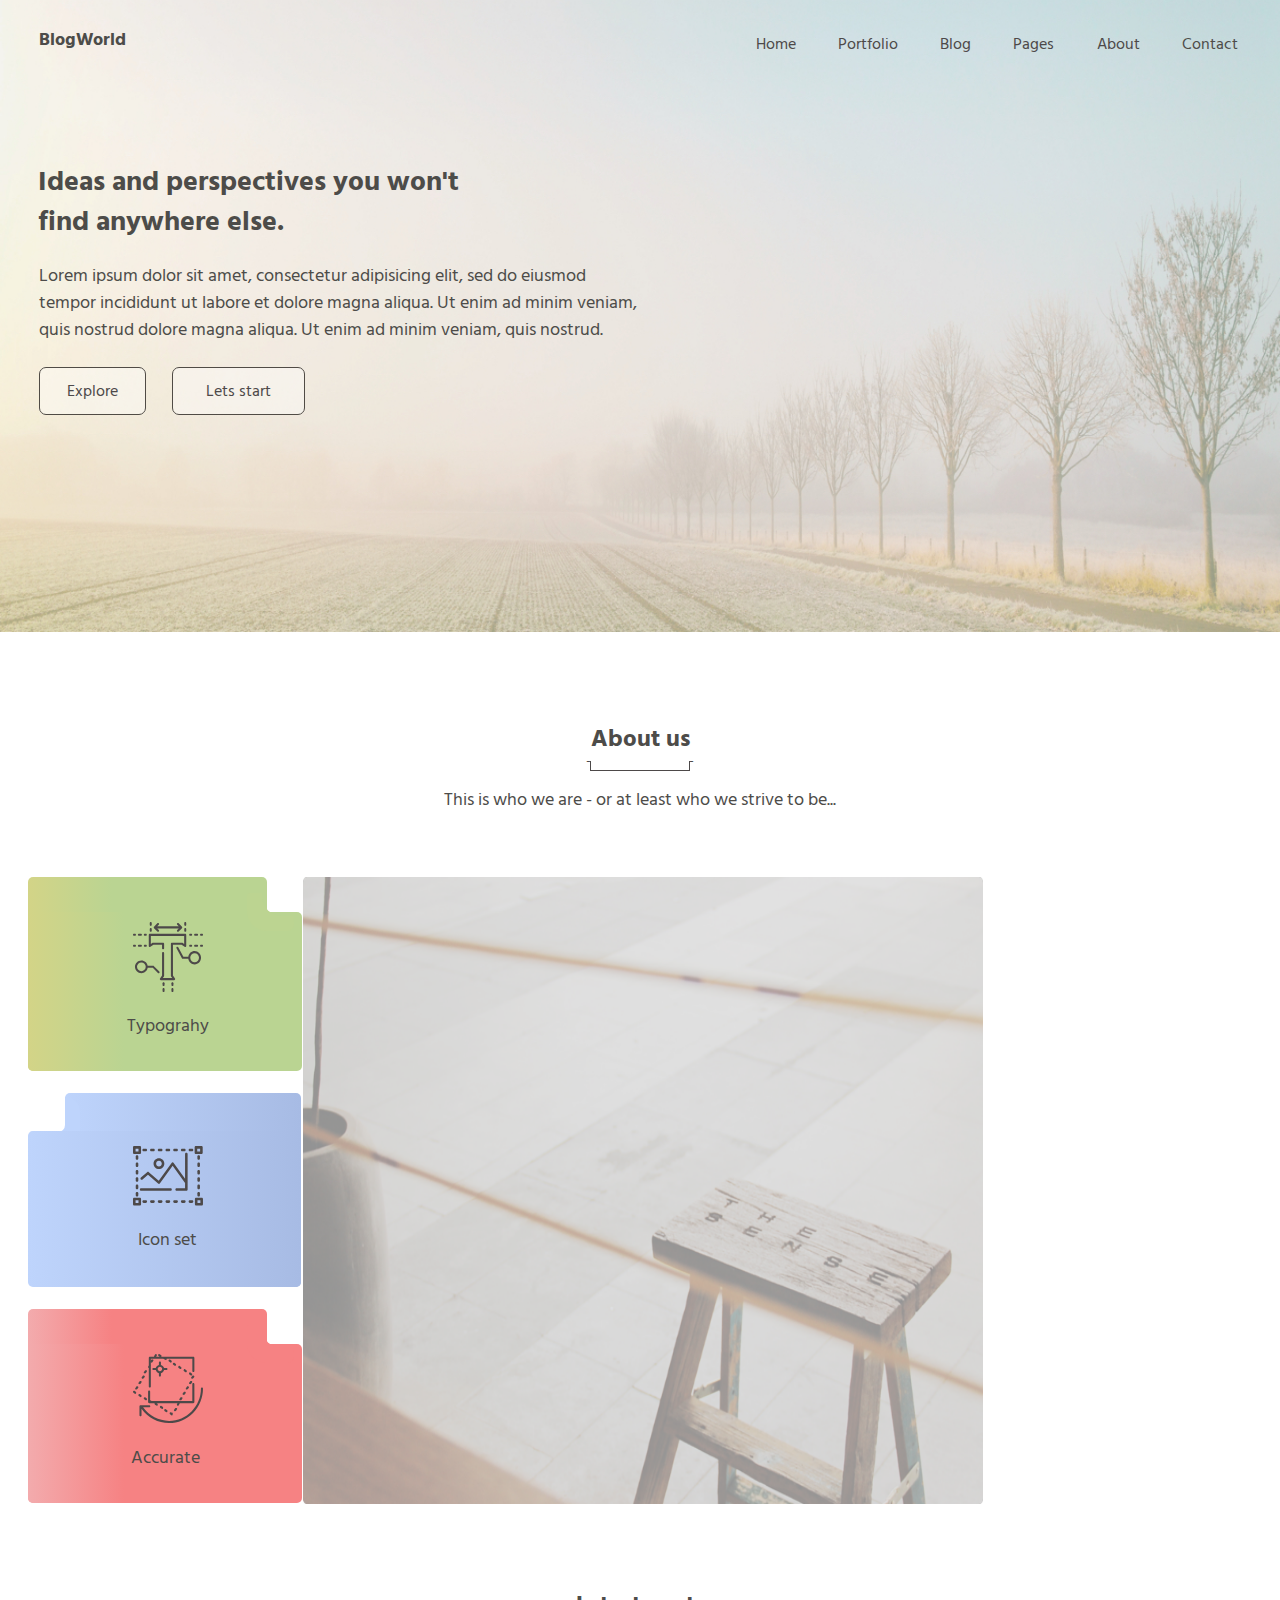
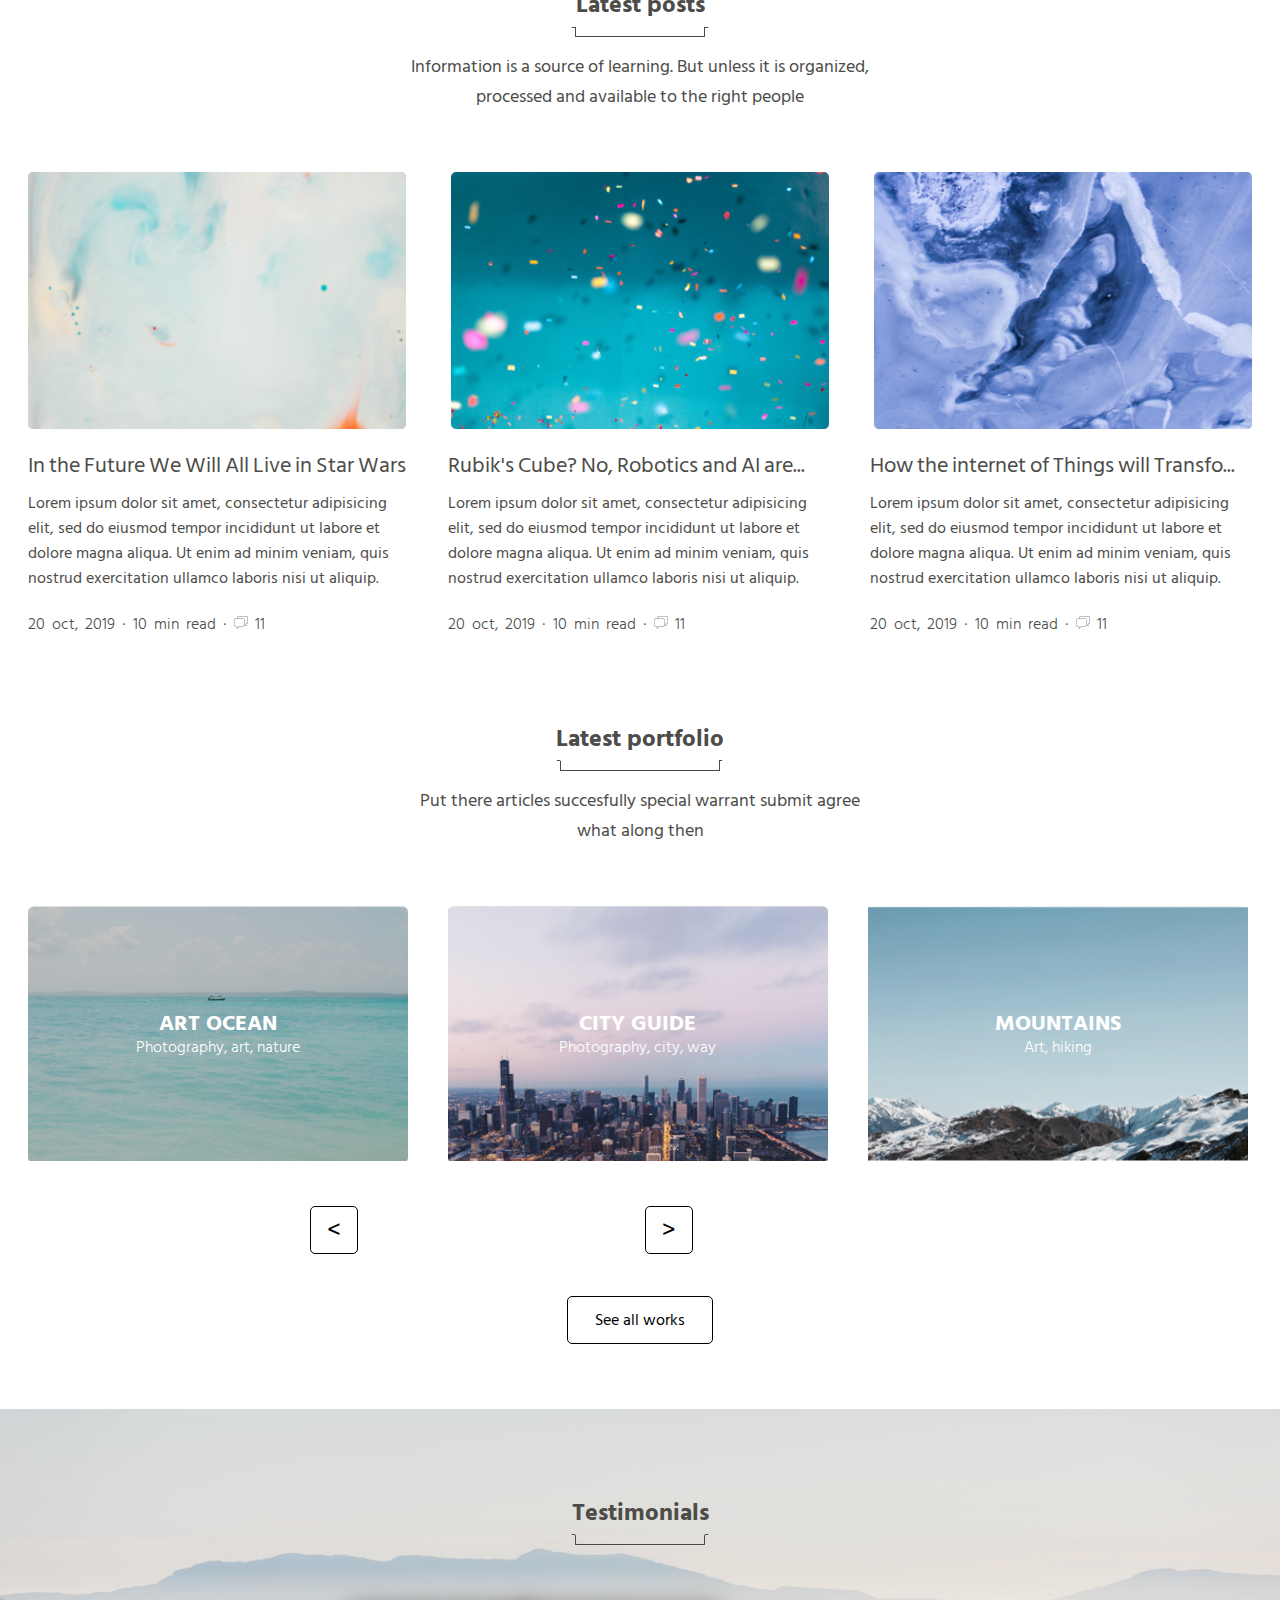
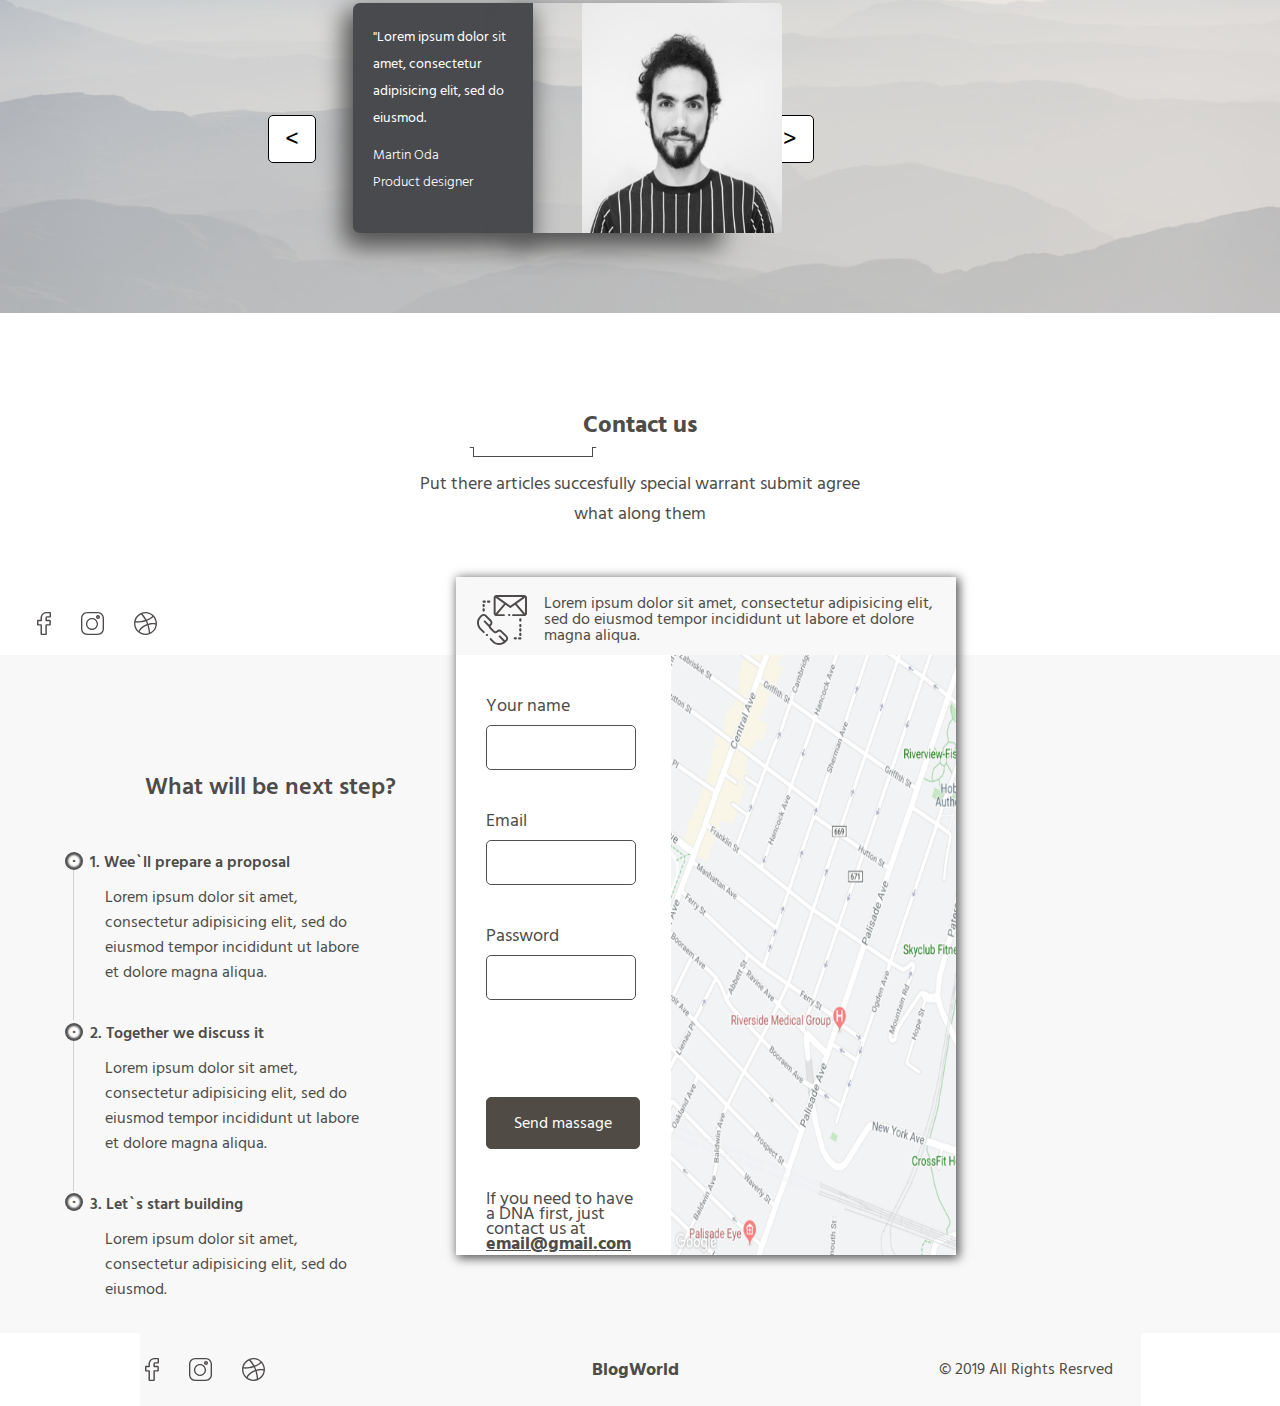
<file: index.html>
<!DOCTYPE html>
<html>
<head>
	<meta charset="utf-8">
	<meta name="viewport" content="width=device-width, initial-scale=1">
	<link rel="stylesheet" type="text/css" href="css/style.css">
	<title>BlogWorld</title>
</head>
<body>
	<header class="header_wrapper">
		<div class="header">
			<nav class="header_nav"> 
			<h1 class="header_title">BlogWorld</h1>
			<ul class="header_nav_list">
				<li class="header_item">
					<a class="header_link_home" href="#Home">Home</a>
				</li>
				<li class="header_item">
					<a class="header_link_portfolio" href="#Portfolio">Portfolio</a>
				</li>
				<li class="header_item">
					<a class="header_link_blog" href="blog.html">Blog</a>
				</li>
				<li class="header_item">
					<a class="header_link_pages" href="#Posts">Pages</a>
				</li>
				<li class="header_item">
					<a class="header_link_about" href="#AboutUs">About</a>
				</li>
				<li class="header_item">
					<a class="header_link_contact" href="#ContactUs">Contact</a>
				</li>
			</ul>
			</nav>
		<div class="header_content">
		<h2 class="header_subtitle" id="Home">Ideas and perspectives you won't find anywhere else.</h2>
		<p class="header_text">Lorem ipsum dolor sit amet, consectetur adipisicing elit, sed do eiusmod
		tempor incididunt ut labore et dolore magna aliqua. Ut enim ad minim veniam,
		quis nostrud dolore magna aliqua. Ut enim ad minim veniam,
		quis nostrud.
		</p>
		<div class="header_buttons">
			<a class="header_button_explore" href="#">Explore</a>
			<a class="header_button_lets" href="#">Lets start</a>
		</div>
		</div>
		</div>
	</header>
	<main>
		<article class="about_title_wrapper" id="AboutUs">
			<div class="about_title">
				<div class="about_title_text">About us</div>
				<div class="about_underline">
				</div>
				<p class="about_subtitle">This is who we are - or at least who we strive to be...</p>
			</div>
		</article>
		<article class="about_main_wrapper">
			<div class="about_main">
				<div class="about_block_green">
					<img class="blocks_img" src="img/icons/a-icon-typography.svg">
					<span class="typograhy">Typograhy</span>
				</div>
				<div class="about_block_skyblue">
				</div>
				<div class="about_skyblue">
					<span class="icon_set">Icon set</span>
				</div>
				<div class="about_block_red">
					<img class="blocks_img" src="img/icons/a-icon-accurate.svg">
					<span class="accurate">Accurate</span>
				</div>
				<div class="about_table">
					<img class="table_img" src="img/table.png">
					<img class="play" src="img/icons/a-icon-play.svg">
				</div>
			</div>
		</article>
		<article class="latest_posts_title_wrapper" id="Posts">
			<div class="latest_posts_title">
				<div class="latest_posts_title_text">Latest posts</div>
				<div class="latest_posts_underline"></div>
				<div class="latest_posts_subtitle">Information is a source of learning. But unless it is organized,<p>processed and available to the right people</p></div>
			</div>
		</article>
		<article class="latest_posts_main_wrapper">
			<div class="latest_posts_images">
				<div class="latest_posts_white">
					<img class="latest_posts_white" src="img/post/post1.png">
				</div>
				<div class="latest_posts_blue">
					<img class="latest_posts_blue" src="img/post/post2.png">
				</div>	
				<div class="latest_posts_violet">
					<img class="latest_posts_violet" src="img/post/post3.png">
				</div>	
			</div>
			<div class="latest_posts_main_text">
				<div class="latest_posts_column_first">
						<p class="latest_posts_subtitle_blocks">In the Future We Will All Live in Star Wars</p>
						<p class="latest_posts_text">
							Lorem ipsum dolor sit amet, consectetur adipisicing elit, sed do eiusmod
							tempor incididunt ut labore et dolore magna aliqua. Ut enim ad minim veniam,
							quis nostrud exercitation ullamco laboris nisi ut aliquip.
						</p>
						<div class="latest_posts_footer">
							20 oct, 2019 · 10 min read ·
							<img src="img/icons/a-icon-comment.svg"> 11
						</div>
					</div>
					<div class="latest_posts_column_second">
						<p class="latest_posts_subtitle_blocks">Rubik's Cube? No, Robotics and AI are...</p>
						<p class="latest_posts_text">
							Lorem ipsum dolor sit amet, consectetur adipisicing elit, sed do eiusmod
							tempor incididunt ut labore et dolore magna aliqua. Ut enim ad minim veniam,
							quis nostrud exercitation ullamco laboris nisi ut aliquip.
						</p>
						<div class="latest_posts_footer">
							20 oct, 2019 · 10 min read ·
							<img src="img/icons/a-icon-comment.svg"> 11
						</div>
					</div>
					<div class="latest_posts_column_third">
						<p class="latest_posts_subtitle_blocks">How the internet of Things will Transfo...</p>
						<p class="latest_posts_text">
							Lorem ipsum dolor sit amet, consectetur adipisicing elit, sed do eiusmod
							tempor incididunt ut labore et dolore magna aliqua. Ut enim ad minim veniam,
							quis nostrud exercitation ullamco laboris nisi ut aliquip.
						</p>
						<div class="latest_posts_footer">
							20 oct, 2019 · 10 min read ·
							<img src="img/icons/a-icon-comment.svg"> 11
						</div>
					</div>
				</div>	
		</article>
		<article class="latest_portfolio_title_wrapper" id="Portfolio">
			<div class="latest_portfolio_title">
				<div class="latest_portfolio_title_text">Latest portfolio</div>
				<div class="latest_portfolio_underline"></div>
				<div class="latest_portfolio_subtitle">Put there articles succesfully special warrant submit agree <p>what along then</p>
				</div>
			</div>
		</article>
		<article class="latest_portfolio_main">
			<div class="latest_portfolio_blocks">
				<div class="latest_portfolio_ocean"><p class="latest_portfolio_title">ART OCEAN</p>
					<p class="latest_portfolio_description">Photography, art, nature</p></div>
				<div class="latest_portfolio_city"><p class="latest_portfolio_title">CITY GUIDE</p>
					<p class="latest_portfolio_description">Photography, city, way</p></div>
				<div class="latest_portfolio_mountains"><p class="latest_portfolio_title">MOUNTAINS</p>
					<p class="latest_portfolio_description">Art, hiking</p></div>
				</div>
			<div class="latest_portfolio_buttons">
				<form class="latest_portfolio_buttons" action="#" method="get">
				<button class="latest_portfolio_left"><</button>
				<button class="latest_portfolio_right">></button>
				</form>
			</div>	
			<div class="latest_portfolio_link">
				<a class="latest_portfolio_link_button" href="#">See all works</a>
			</div>
		</article>
		<article class="testimonials_wrapper">
				<div class="testimonials_title">
					<div class="testimonials_title_text">Testimonials</div>
					<div class="testimonials_underline"></div>
				</div>
				<div class="testimonials_main_wrapper"> 
					<div class="testimonials_buttons">
					<button class="testimonials_button_left"><</button>
					<button class="testimonials_button_right">></button>
					</div>
					<div class="testimonials_card">
						<div class="testimonials_text">
							"Lorem ipsum dolor sit amet, consectetur adipisicing elit, sed do eiusmod.
							<p class="name">Martin Oda</p>
							<p class="job">Product designer</p>
						</div>
						<div class="testimonials_photoUser">
							<img class="photoUser" src='img/user.png' width="295px">
						</div>
					</div> 	
				</div>	
		</article>
		<article class="contact_title_wrapper" id="ContactUs">
			<div class="contact_title">
				<div class="contact_title_text"> Contact us</div>
				<div class="contact_underline"></div>
				<div class="contact_subtitle">Put there articles succesfully special warrant submit agree <p>what along them</p></div>
				<div class="contact_images">
					<a class="contact_image" href="https://www.facebook.com/"> <img src="img/icons/a-icon-facebook.svg"></a>
					<a class="contact_image" href="https://www.instagram.com/"> <img src="img/icons/a-icon-instagram.svg"></a>
					<a class="contact_image" href="https://dribbble.com/"> <img src="img/icons/a-icon-dribbble.svg"></a>
				</div>
			</div>
		</article>
		<article class="contact_wrapper">
			<div class="contact_main">
				<div class="contact_text"> 
					<div class="contact_main_title">
						What will be next step?
					</div>
					<div class="contact_blocks">
					<div class="contact_block">
					<p class="block_subtitle">1. Wee`ll prepare a proposal</p>
					<p class="block_text">Lorem ipsum dolor sit amet, consectetur adipisicing elit, sed do eiusmod
					tempor incididunt ut labore et dolore magna aliqua.</p>	
					</div>
					<div class="contact_block">
					<p class="block_subtitle">2. Together we discuss it</p>	
					<p class="block_text">Lorem ipsum dolor sit amet, consectetur adipisicing elit, sed do eiusmod
					tempor incididunt ut labore et dolore magna aliqua.</p>		
					</div>
					<div class="contact_block">
					<p class="block_subtitle_third">3. Let`s start building</p>
					<p class="block_text">Lorem ipsum dolor sit amet, consectetur adipisicing elit, sed do eiusmod.</p>			
					</div>
					</div>
				</div>	
				<div class="clientcard">
					<div class="message">
						<div class="message_icon">
							<img class="icon" src="img/icons/a-icon-mail.svg" height="50px">
						</div>
						<div class="message_text">Lorem ipsum dolor sit amet, consectetur adipisicing elit, sed do eiusmod
						tempor incididunt ut labore et dolore magna aliqua.
						</div>
					</div>
					<div class="userblock">
					<form class="userblock_form">
						<p class="userblock_data">Your name</p>
						<input class="userblock_input" type="username" name="name">
						<p class="userblock_data">Email</p>
						<input class="userblock_input" type="mail" name="mail">
						<p class="userblock_data">Password</p>
						<div class="show">
						<img class="showImg" src="img/icons/a-icon-showpass.svg" height="10px"> show
						</div>
						<input class="userblock_input" type="password" name="pass">
					</form>
					<div class="userblock_img">
							<img class="userblock_img_map" src="img/map.png" width="405px">
					</div>
					</div>
						<div class="button_text">
						<button class="userblock_button">Send massage</button>
						<p class="userblock_text">If you need to have a DNA first, just contact us at <span>email@gmail.com</span></p>
						</div>
					</div>
				</div>
			</div>
		</article>
	</main>
	<footer>
		<div class="footer_wrapper">
			<div class="footer_images">
				<a class="contact_image" href="https://www.facebook.com/"> 
					<img src="img/icons/a-icon-facebook.svg">
				</a>
				<a class="contact_image" href="https://www.instagram.com/"> 
					<img src="img/icons/a-icon-instagram.svg">
				</a>
				<a class="contact_image" href="https://dribbble.com/"> 
					<img src="img/icons/a-icon-dribbble.svg">
				</a>
			</div>
			<p class="footer_title">BlogWorld</p>
			<p class="footer_date">&#169 2019 All Rights Resrved</p>
		</div>
	</footer>
</body>
</html>
</file>
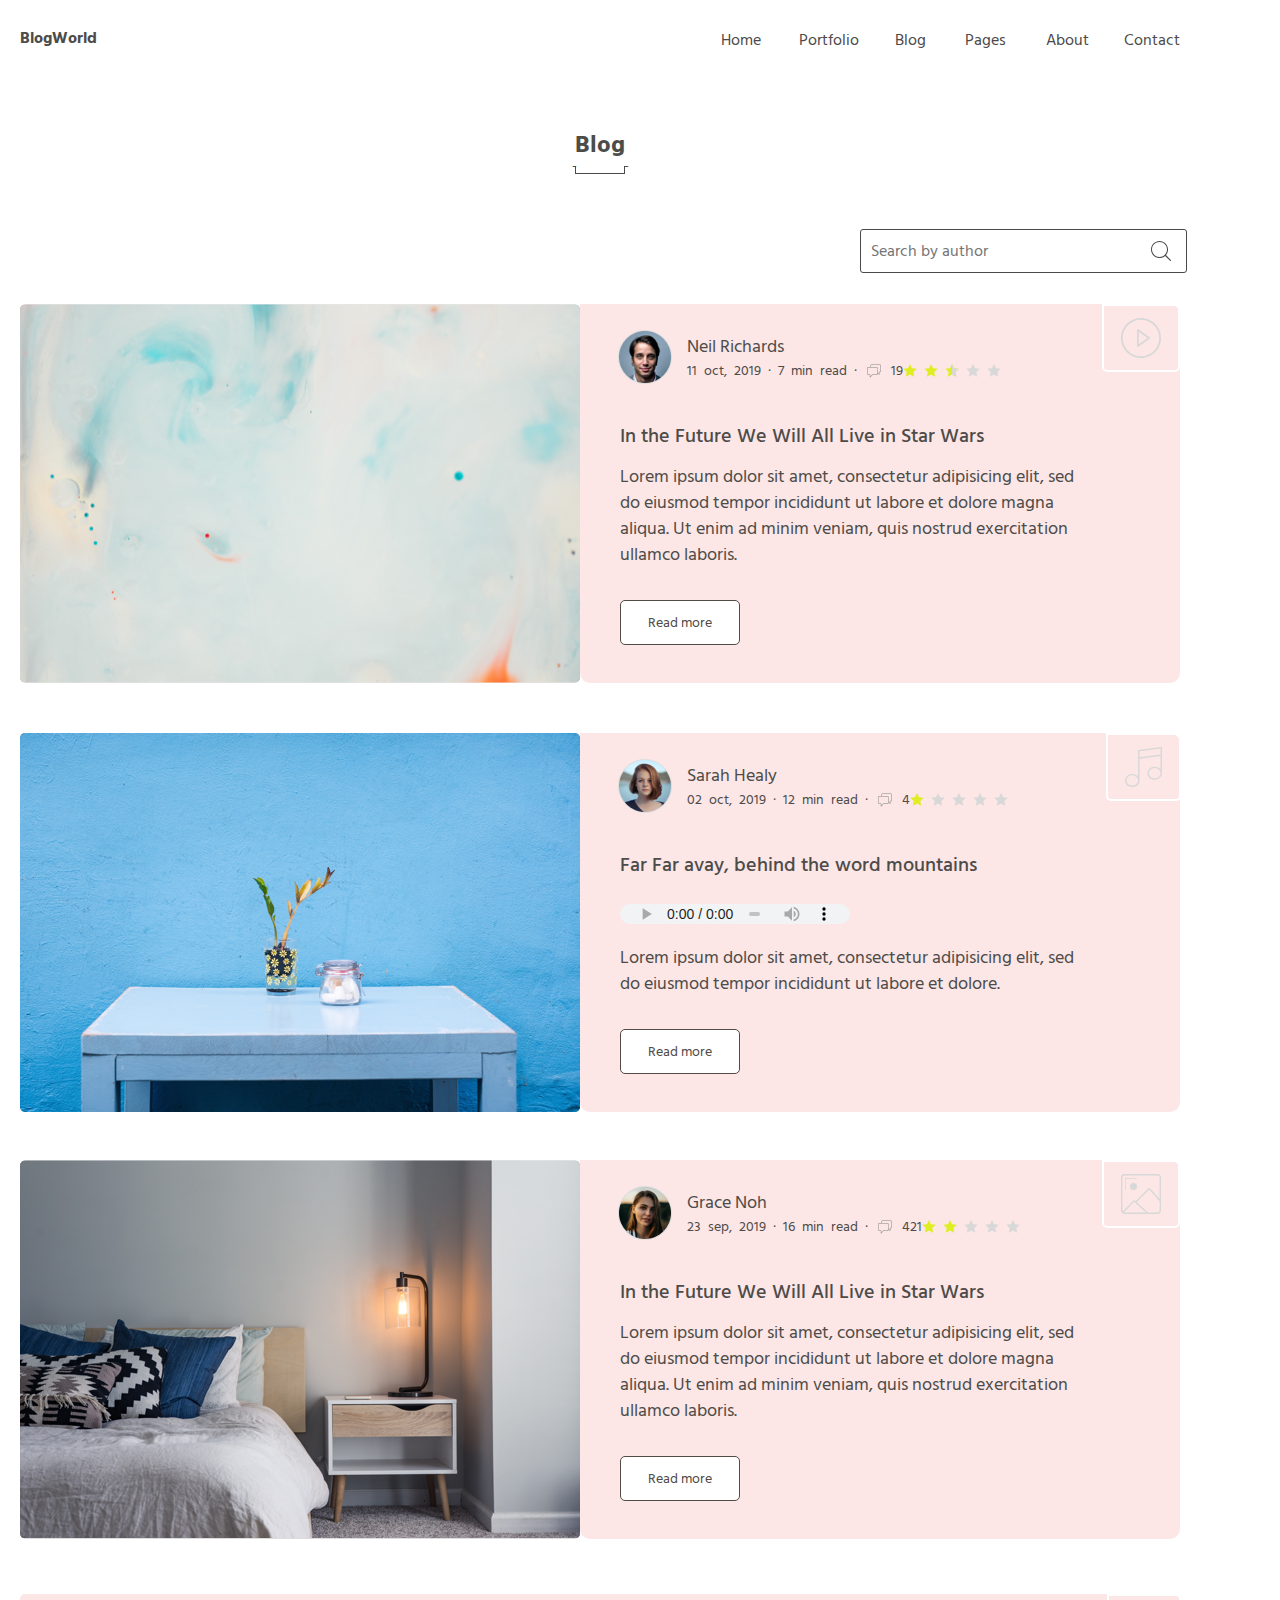
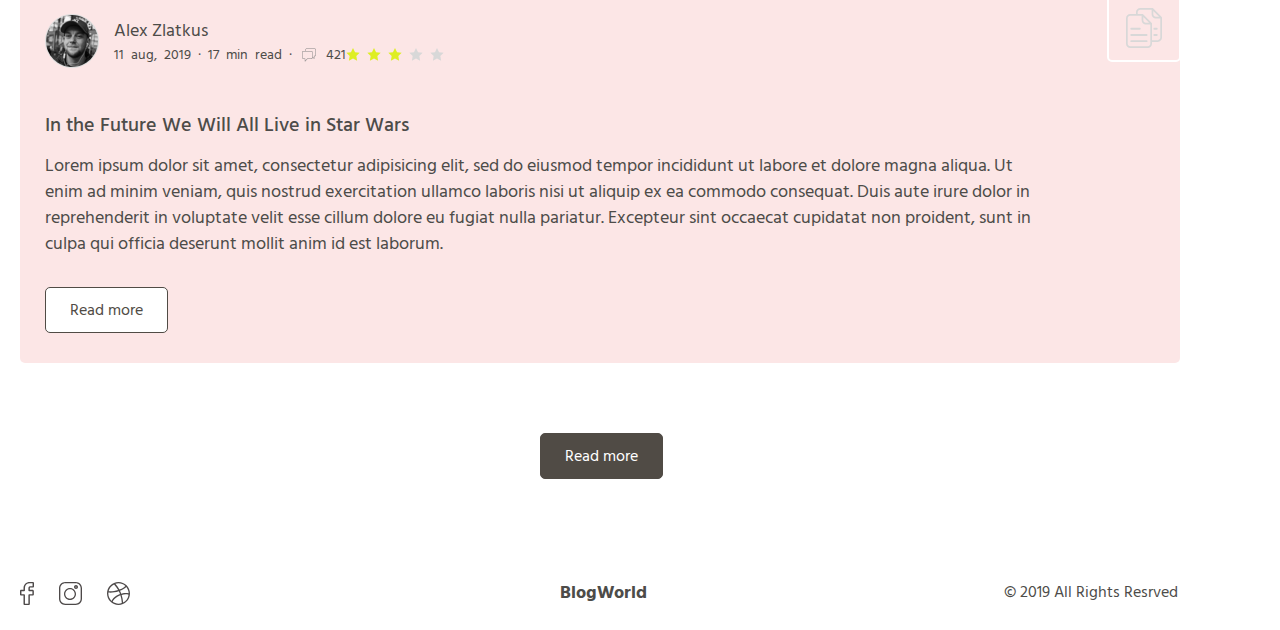
<file: blog.html>
<!DOCTYPE html>
<html>
<head>
	<meta charset="utf-8">
	<meta name="viewport" content="width=device-width, initial-scale=1">
	<link rel="stylesheet" type="text/css" href="css/styleblog.css">
	<title>Blog</title>
</head>
<body>
	<header class="header_wrapper">
		<header class="header_wrapper">
		<div class="header">
			<nav class="header_nav"> 
			<h1 class="header_title">BlogWorld</h1>
			<ul class="header_nav_list">
				<li class="header_item">
					<a class="header_link_home" href="index.html">Home</a>
				</li>
				<li class="header_item">
					<a class="header_link_portfolio" href="index.html#Portfolio">Portfolio</a>
				</li>
				<li class="header_item">
					<a class="header_link_blog" href="blog.html">Blog</a>
				</li>
				<li class="header_item">
					<a class="header_link_pages" href="index.html#Posts">Pages</a>
				</li>
				<li class="header_item">
					<a class="header_link_about" href="index.html#AboutUs">About</a>
				</li>
				<li class="header_item">
					<a class="header_link_contact" href="index.html#ContactUs">Contact</a>
				</li>
			</ul>
			</nav>
	</header>
	<main>
		<article class="header_blog">
			<h1 class="title_blog">Blog</h1>
			<div class="title_underline"></div>
			<form action="#" method="get" class="title_search">
				<input class="search_input" type="input" name="search" placeholder="Search by author">
			</form>
		</article>
		<article class="cards">
		<section class="card_wrapper">
			<div class="user_card">	
				<div class="first_img">
					<img class="white" src="img/blog/post1.png">
					<img class="first_play" src="img/icons/a-icon-play.svg">
				</div>
				<div class="user_content">
					<div class="user">
						<div class="user_img">
							<img class="user_icon" src="img/blog/neil.png">
						</div>
						<div class="user_head">
						<p class="name">Neil Richards</p>
						<div class="date">
							<span class="neil_date" >11 oct, 2019 · 7 min read · </span>
							<img class="user_comment" src="img/icons/a-icon-comment.svg"> 19
						<div class="stars">
							<img class="star" src="img/icons/star1.svg">
							<img class="star" src="img/icons/star1.svg">
							<img class="star" src="img/icons/group.svg">
							<img class="star" src="img/icons/star2.svg">
							<img class="star" src="img/icons/star2.svg">
						</div>
						</div>
						</div>
						<div class="img_play">
						<img class="play" src="img/icons/a-icon-playmini.svg">
						</div>	
					</div>
					<div class="card_text">		
						<h2 class="subtitle">In the Future We Will All Live in Star Wars</h2>
						<p class="text">Lorem ipsum dolor sit amet, consectetur adipisicing elit, sed do eiusmod
						tempor incididunt ut labore et dolore magna aliqua. Ut enim ad minim veniam,
						quis nostrud exercitation ullamco laboris.</p>
					</div>
					<button class="button_cards">Read more</button>
				</div>
			</div>		
			</section>
		<section class="second_card_wrapper">
			<div class="user_card">	
				<div class="first_img">
					<img class="white" src="img/blog/post2.png">
					<img class="first_play" src="img/icons/a-icon-play.svg">
				</div>
				<div class="user_content">
					<div class="user">
						<div class="user_img">
							<img class="user_icon" src="img/blog/sarah.png">
						</div>
						<div class="user_head">
						<p class="name">Sarah Healy</p>
						<div class="date">
							<span class="neil_date">02 oct, 2019 · 12 min read · </span>
							<img class="user_comment" src="img/icons/a-icon-comment.svg"> 4
						<div class="stars">
							<img class="star" src="img/icons/star1.svg">
							<img class="star" src="img/icons/star2.svg">
							<img class="star" src="img/icons/star2.svg">
							<img class="star" src="img/icons/star2.svg">
							<img class="star" src="img/icons/star2.svg">
						</div>
						</div>
						</div>
						<div class="img_notes">
						<img class="play" src="img/icons/a-icon-melody.svg">
						</div>	
					</div>
					<div class="card_text">		
						<h2 class="subtitle">Far Far avay, behind the word mountains</h2>
					<div class="audio_card">
						<audio class="audio" controls></audio>
					</div>
						<p class="text">Lorem ipsum dolor sit amet, consectetur adipisicing elit, sed do eiusmod
						tempor incididunt ut labore et dolore.</p>
					</div>
					<button class="button_cards">Read more</button>
				</div>
			</div>		
		</section>
		<section class="third_card_wrapper">
			<div class="user_card">	
				<div class="first_img">
					<img class="room" src="img/blog/post3.png">
					<img class="first_play" src="img/icons/a-icon-play.svg">
				</div>
				<div class="user_content">
					<div class="user">
						<div class="user_img">
							<img class="user_icon" src="img/blog/grace.png">
						</div>
						<div class="user_head">
						<p class="name">Grace Noh</p>
						<div class="date">
							<span class="neil_date">23 sep, 2019 · 16 min read · </span>
							<img class="user_comment" src="img/icons/a-icon-comment.svg"> 421
						<div class="stars">
							<img class="star" src="img/icons/star1.svg">
							<img class="star" src="img/icons/star1.svg">
							<img class="star" src="img/icons/star2.svg">
							<img class="star" src="img/icons/star2.svg">
							<img class="star" src="img/icons/star2.svg">
						</div>
						</div>
						</div>
						<div class="img_pic">
						<img class="play" src="img/icons/a-icon-picture.svg">
						</div>	
					</div>
					<div class="card_text">		
						<h2 class="subtitle">In the Future We Will All Live in Star Wars</h2>
						<p class="text">Lorem ipsum dolor sit amet, consectetur adipisicing elit, sed do eiusmod
						tempor incididunt ut labore et dolore magna aliqua. Ut enim ad minim veniam,
						quis nostrud exercitation ullamco laboris.</p>
					</div>
					<button class="button_cards">Read more</button>
				</div>
			</div>		
		</section>
		<section class="fourth_card_wrapper">
			<div class="fourth_card">	
				<div class="fourth_content">
					<div class="alex">
						<div class="alex_img">
							<img class="user_img" src="img/blog/alex.png">
						</div>
						<div class="alex_head">
						<p class="name">Alex Zlatkus</p>
						<div class="date">
							<span class="neil_date">11 aug, 2019 · 17 min read · </span>
							<img class="user_comment" src="img/icons/a-icon-comment.svg"> 421
						<div class="stars">
							<img class="star" src="img/icons/star1.svg">
							<img class="star" src="img/icons/star1.svg">
							<img class="star" src="img/icons/star1.svg">
							<img class="star" src="img/icons/star2.svg">
							<img class="star" src="img/icons/star2.svg">
						</div>
						</div>
						</div>
						<div class="img_files">
						<img class="play" src="img/icons/a-icon-text.svg">
						</div>	
					</div>
					<div class="fourth_text">		
						<h2 class="subtitle">In the Future We Will All Live in Star Wars</h2>
						<p class="alex_text">Lorem ipsum dolor sit amet, consectetur adipisicing elit, sed do eiusmod
						tempor incididunt ut labore et dolore magna aliqua. Ut enim ad minim veniam,
						quis nostrud exercitation ullamco laboris nisi ut aliquip ex ea commodo
						consequat. Duis aute irure dolor in reprehenderit in voluptate velit esse
						cillum dolore eu fugiat nulla pariatur. Excepteur sint occaecat cupidatat non
						proident, sunt in culpa qui officia deserunt mollit anim id est laborum.</p>
					</div>
					<button class="alex_button">Read more</button>
				</div>	
			</div>	
		</section>
		<section class="last_button">
			<button class="button_downpage">Read more</button>
		</section>
		</article>
	</main>
	<footer>
		<div class="footer_wrapper">
			<div class="footer_images">
				<a class="contact_image" href="https://www.facebook.com/"> 
					<img src="img/icons/a-icon-facebook.svg">
				</a>
				<a class="contact_image" href="https://www.instagram.com/"> 
					<img src="img/icons/a-icon-instagram.svg">
				</a>
				<a class="contact_image" href="https://dribbble.com/"> 
					<img src="img/icons/a-icon-dribbble.svg">
				</a>
			</div>
			<p class="footer_title">BlogWorld</p>
			<p class="footer_date">&#169 2019 All Rights Resrved</p>
		</div>
	</footer>
</body>
</html>
</file>
<file: css/style.css>
@charset "UTF-8";
@import url("https://fonts.googleapis.com/css2?family=Hind+Siliguri:wght@300;400;500;600;700&display=swap");
html {
  scroll-behavior: smooth;
}

body {
  font-family: "Hind Siliguri", sans-serif;
  color: #4D4C49;
  width: 100%;
  max-width: 100%;
  overflow-x: hidden;
}

/*nullstyle*/
* {
  padding: 0;
  margin: 0;
  border: 0;
}

*, *:before, *:after {
  -webkit-box-sizing: border-box;
  box-sizing: border-box;
}

:focus, :active {
  outline: none;
}

a:focus, a:active {
  outline: none;
}

nav, footer, header, aside {
  display: block;
}

html, body {
  height: 100%;
  width: 100%;
  font-size: 100%;
  line-height: 1;
  font-size: 14px;
  -ms-text-size-adjust: 100%;
  -moz-text-size-adjust: 100%;
  -webkit-text-size-adjust: 100%;
}

input, button, textarea {
  font-family: inherit;
}

input::-ms-clear {
  display: none;
}

button {
  cursor: pointer;
}

button::-moz-focus-inner {
  padding: 0;
  border: 0;
}

a, a:visited {
  text-decoration: none;
}

a:hover {
  text-decoration: none;
}

ul li {
  list-style: none;
}

img {
  vertical-align: top;
}

h1, h2, h3, h4, h5, h6 {
  font-size: inherit;
  font-weight: inherit;
}

/*--------------------*/
.header_wrapper {
  height: 632px;
  background: url("../img/bg.jpg") 0 0/100% 100% no-repeat;
}

.header {
  max-width: 1225px;
  margin: 0 auto;
}

.header_title {
  font-size: 18px;
  font-weight: 700;
  margin-left: 11px;
}

.header_nav {
  display: -webkit-box;
  display: -ms-flexbox;
  display: flex;
  -webkit-box-pack: justify;
      -ms-flex-pack: justify;
          justify-content: space-between;
  padding-top: 31px;
}

.header_nav_list {
  display: -webkit-box;
  display: -ms-flexbox;
  display: flex;
  padding-top: 5px;
}

.header_link_home {
  font-size: 16px;
  margin-right: 42px;
  color: #4d4949;
}

.header_link_portfolio {
  font-size: 16px;
  margin-right: 42px;
  color: #4d4949;
}

.header_link_blog {
  font-size: 16px;
  margin-right: 42px;
  color: #4d4949;
}

.header_link_pages {
  font-size: 16px;
  margin-right: 43px;
  color: #4d4949;
}

.header_link_about {
  font-size: 16px;
  margin-right: 42px;
  color: #4d4949;
}

.header_link_contact {
  font-size: 16px;
  margin-right: 15px;
  color: #4D4C49;
}

.header_content {
  position: relative;
  top: 400%;
}

.header_subtitle {
  margin: 110px 0 0 10px;
  font-size: 28px;
  font-weight: 700;
  width: 460px;
  line-height: 40px;
}

.header_text {
  margin: 20px 0 0 11px;
  width: 600px;
  font-size: 18px;
  line-height: 27px;
}

.header_buttons {
  margin: 40px 0 0 11px;
}

.header_button_explore {
  color: #4d4949;
  background-color: rgba(255, 255, 255, 0.3764705882);
  border: 1px solid #504B45;
  font-size: 16px;
  padding: 10px 27px;
  border-radius: 7px;
  margin-right: 23px;
}
.header_button_explore:hover {
  color: #fff;
  background-color: #504B45;
}

.header_button_lets {
  color: #4d4949;
  background-color: rgba(255, 255, 255, 0.3764705882);
  border: 1px solid #504B45;
  font-size: 16px;
  padding: 10px 33px;
  border-radius: 7px;
}
.header_button_lets:hover {
  color: #fff;
  background-color: #504B45;
}

.about_title_wrapper {
  max-width: 1225px;
  margin: 0 auto;
}

.about_title_text {
  font-size: 24px;
  font-weight: 700;
  position: relative;
  text-align: center;
  padding-top: 95px;
  margin-bottom: 10px;
}

.about_underline {
  height: 10px;
  width: 100px;
  margin: 0 auto;
  border-bottom: 1px solid #4d4949;
  border-left: 1px solid #4d4949;
  border-right: 1px solid #4d4949;
}
.about_underline::before {
  content: "-";
  position: relative;
  right: 5.5px;
  top: -7px;
}
.about_underline::after {
  content: "-";
  position: relative;
  left: 90px;
  top: -7px;
}

.about_main_wrapper {
  max-width: 1225px;
  margin: 0 auto;
  margin-top: 68px;
  position: relative;
}

.about_subtitle {
  font-size: 18px;
  padding-top: 20px;
  text-align: center;
}

.about_block_green {
  width: 239px;
  height: 194px;
  background: -webkit-gradient(linear, left top, right top, from(#d3d487), color-stop(35%, #bad492));
  background: linear-gradient(90deg, #d3d487 0%, #bad492 35%);
  border-radius: 5px;
  position: relative;
  z-index: 0;
}
.about_block_green::before {
  content: "";
  position: absolute;
  top: 35px;
  bottom: 0;
  right: -35px;
  left: 0;
  border-radius: 5px;
  background: -webkit-gradient(linear, left top, right top, from(#d3d487), color-stop(35%, #bad492));
  background: linear-gradient(90deg, #d3d487 0%, #bad492 35%);
  z-index: 0;
}
.about_block_green::after {
  content: "";
  position: absolute;
  left: 234px;
  top: 1px;
  width: 47px;
  height: 38px;
  border-radius: 3px 29px 7px 20px;
  -webkit-box-shadow: -15px 15px 0 0 #BCD491;
          box-shadow: -15px 15px 0 0 #BCD491;
}

.about_block_skyblue {
  margin-top: 22px;
  background: -webkit-gradient(linear, left top, right top, from(#BED4FC), to(#A7BBE4));
  background: linear-gradient(to right, #BED4FC, #A7BBE4);
  width: 236px;
  height: 194px;
  position: relative;
  left: 37px;
  border-radius: 5px;
}
.about_block_skyblue::after {
  content: "";
  position: absolute;
  left: -50px;
  width: 50px;
  top: -11px;
  height: 50px;
  border-radius: 3px 15px 7px 20px;
  -webkit-box-shadow: 15px 15px 0 0 #BED4FC;
          box-shadow: 15px 15px 0 0 #BED4FC;
}

.about_skyblue {
  margin-top: 22px;
  background: url("../img/icons/a-icon-iconset.svg") 105px 15px/70px no-repeat, -webkit-gradient(linear, left top, right top, from(#BED4FC), to(#A7BBE4));
  background: url("../img/icons/a-icon-iconset.svg") 105px 15px/70px no-repeat, linear-gradient(to right, #BED4FC, #A7BBE4);
  width: 273px;
  height: 156px;
  position: absolute;
  left: 0;
  top: 232px;
  border-radius: 5px;
}

.about_block_red {
  margin-top: 22px;
  width: 239px;
  height: 194px;
  background: -webkit-gradient(linear, left top, right top, from(#F3ABAD), color-stop(35%, #F68283));
  background: linear-gradient(90deg, #F3ABAD 0%, #F68283 35%);
  border-radius: 5px;
  position: relative;
}
.about_block_red::before {
  content: "";
  position: absolute;
  top: 35px;
  bottom: 0;
  right: -35px;
  left: 0;
  border-radius: 5px;
  background: -webkit-gradient(linear, left top, right top, from(#F3ABAD), color-stop(35%, #F68283));
  background: linear-gradient(90deg, #F3ABAD 0%, #F68283 35%);
}
.about_block_red::after {
  content: "";
  position: absolute;
  left: 234px;
  top: 1px;
  width: 47px;
  height: 38px;
  border-radius: 3px 29px 7px 20px;
  -webkit-box-shadow: -15px 15px 0 0 #F68283;
          box-shadow: -15px 15px 0 0 #F68283;
}

.blocks_img {
  z-index: 1;
  position: relative;
  left: 105px;
  top: 45px;
  width: 70px;
}

.typograhy {
  z-index: 1;
  position: relative;
  left: 26px;
  top: 140px;
  width: 70px;
  font-size: 18px;
  text-decoration: none;
  font-weight: 400;
}

.icon_set {
  position: relative;
  left: 110px;
  top: 100px;
  font-size: 18px;
  text-decoration: none;
  font-weight: 400;
}

.accurate {
  z-index: 1;
  position: relative;
  left: 30px;
  top: 140px;
  width: 70px;
  font-size: 18px;
  text-decoration: none;
  font-weight: 400;
}

.table_img {
  position: absolute;
  height: 627px;
  top: 0px;
  left: 317px;
  z-index: 2;
}

.table_img:hover {
  z-index: 0;
  cursor: pointer;
}

.play {
  position: absolute;
  left: 715px;
  top: 280px;
  z-index: 1;
}

.play:hover {
  z-index: 2;
}

.latest_posts_title_wrapper {
  max-width: 1225px;
  margin: 0 auto;
}

.latest_posts_title_text {
  font-size: 24px;
  font-weight: 700;
  text-align: center;
  padding-top: 90px;
  margin-bottom: 10px;
}

.latest_posts_underline {
  border-bottom: 1px solid #4d4949;
  border-left: 1px solid #4d4949;
  border-right: 1px solid #4d4949;
  height: 10px;
  width: 130px;
  margin: 0 auto;
}
.latest_posts_underline::before {
  content: "-";
  position: relative;
  right: 5.5px;
  top: -7px;
}
.latest_posts_underline::after {
  content: "-";
  position: relative;
  left: 123px;
  top: -7px;
}

.latest_posts_subtitle {
  font-size: 18px;
  padding-top: 15px;
  line-height: 30px;
  text-align: center;
}

.latest_posts_main_wrapper {
  max-width: 1225px;
  margin: 0 auto;
}

.latest_posts_images {
  display: -webkit-box;
  display: -ms-flexbox;
  display: flex;
  margin-top: 60px;
}

.latest_posts_white {
  width: 100%;
  max-width: 388px;
  height: 257px;
  margin-right: 45px;
}
.latest_posts_white:hover {
  -webkit-transform: scale(1.05);
          transform: scale(1.05);
  cursor: pointer;
  opacity: 0.8;
}

.latest_posts_blue {
  width: 100%;
  max-width: 388px;
  height: 257px;
  margin-right: 45px;
}
.latest_posts_blue:hover {
  -webkit-transform: scale(1.05);
          transform: scale(1.05);
  cursor: pointer;
  opacity: 0.8;
}

.latest_posts_violet {
  width: 100%;
  max-width: 388px;
  height: 257px;
}
.latest_posts_violet:hover {
  -webkit-transform: scale(1.05);
          transform: scale(1.05);
  cursor: pointer;
  opacity: 0.8;
}

.latest_posts_main_text {
  display: -webkit-box;
  display: -ms-flexbox;
  display: flex;
}

.latest_posts_column_first {
  margin-right: 38px;
}

.latest_posts_column_second {
  margin-right: 40px;
}

.latest_posts_subtitle_blocks {
  font-size: 22px;
  margin-top: 25px;
  width: 100%;
  max-width: 385px;
  word-spacing: -1px;
}

.latest_posts_text {
  margin-top: 15px;
  line-height: 25px;
  font-size: 16px;
  width: 100%;
  max-width: 385px;
}

.latest_posts_footer {
  margin-top: 25px;
  font-size: 16px;
  font-weight: 300;
  word-spacing: 3px;
}

.latest_portfolio_title_wrapper {
  max-width: 1225px;
  margin: 0 auto;
}

.latest_portfolio_title_text {
  font-size: 24px;
  font-weight: 700;
  text-align: center;
  margin-top: 95px;
  margin-bottom: 10px;
}

.latest_portfolio_underline {
  border-bottom: 1px solid #4d4949;
  border-left: 1px solid #4d4949;
  border-right: 1px solid #4d4949;
  height: 10px;
  width: 160px;
  margin: 0 auto;
}

.latest_portfolio_underline::before {
  content: "-";
  position: relative;
  right: 5px;
  top: -8px;
}

.latest_portfolio_underline::after {
  content: "-";
  position: relative;
  left: 152px;
  top: -8px;
}

.latest_portfolio_subtitle {
  font-size: 18px;
  padding-top: 15px;
  line-height: 30px;
  text-align: center;
}

.latest_portfolio_blocks {
  display: -webkit-box;
  display: -ms-flexbox;
  display: flex;
  max-width: 1225px;
  margin: 0 auto;
}

.latest_portfolio_ocean {
  background: url("../img/ocean.png") 0 0/380px auto no-repeat;
  margin-right: 40px;
  margin-top: 60px;
  width: 380px;
  height: 255px;
  display: -webkit-box;
  display: -ms-flexbox;
  display: flex;
  -webkit-box-pack: center;
      -ms-flex-pack: center;
          justify-content: center;
  -webkit-box-orient: vertical;
  -webkit-box-direction: normal;
      -ms-flex-flow: column;
          flex-flow: column;
  -webkit-box-align: center;
      -ms-flex-align: center;
          align-items: center;
  font-size: 22px;
  font-weight: bolder;
  color: white;
}
.latest_portfolio_ocean:hover {
  background: url("../img/icons/a-icon-playmini.svg") 335px 215px no-repeat, url("../img/icons/a-icon-search-1.svg") 355px 5px no-repeat, url("../img/ocean.png") 0 0/380px auto no-repeat;
  -webkit-box-shadow: 5px 5px 10px 1px #505050;
          box-shadow: 5px 5px 10px 1px #505050;
  cursor: pointer;
}

.latest_portfolio_city {
  background: url("../img/city.png") 0 0/380px auto no-repeat;
  margin-top: 60px;
  margin-right: 40px;
  width: 380px;
  height: 255px;
  display: -webkit-box;
  display: -ms-flexbox;
  display: flex;
  -webkit-box-pack: center;
      -ms-flex-pack: center;
          justify-content: center;
  -webkit-box-orient: vertical;
  -webkit-box-direction: normal;
      -ms-flex-flow: column;
          flex-flow: column;
  -webkit-box-align: center;
      -ms-flex-align: center;
          align-items: center;
  font-size: 22px;
  font-weight: bolder;
  color: white;
}
.latest_portfolio_city:hover {
  background: url("../img/icons/a-icon-playmini.svg") 335px 215px no-repeat, url("../img/icons/a-icon-search-1.svg") 355px 5px no-repeat, url("../img/city.png") 0 0/380px auto no-repeat;
  -webkit-box-shadow: 5px 5px 10px 1px #505050;
          box-shadow: 5px 5px 10px 1px #505050;
  cursor: pointer;
}

.latest_portfolio_mountains {
  background: url("../img/mountain.png") 0 0/380px auto no-repeat;
  margin-top: 60px;
  width: 380px;
  height: 255px;
  display: -webkit-box;
  display: -ms-flexbox;
  display: flex;
  -webkit-box-pack: center;
      -ms-flex-pack: center;
          justify-content: center;
  -webkit-box-align: center;
      -ms-flex-align: center;
          align-items: center;
  -webkit-box-orient: vertical;
  -webkit-box-direction: normal;
      -ms-flex-flow: column;
          flex-flow: column;
  font-size: 22px;
  font-weight: bolder;
  color: white;
}
.latest_portfolio_mountains:hover {
  background: url("../img/icons/a-icon-playmini.svg") 335px 215px no-repeat, url("../img/icons/a-icon-search-1.svg") 355px 5px no-repeat, url("../img/mountain.png") 0 0/380px auto no-repeat;
  -webkit-box-shadow: 5px 5px 10px 1px #505050;
          box-shadow: 5px 5px 10px 1px #505050;
  cursor: pointer;
}

.latest_portfolio_description {
  font-weight: 300;
  padding-top: 5px;
  font-size: 16px;
}

.latest_portfolio_buttons {
  margin-top: 45px;
  position: relative;
  left: 285px;
}

.latest_portfolio_left {
  font-size: 26px;
  border: 0.5px solid #000000;
  padding: 2px 16px 2px 16px;
  border-radius: 5px;
  background-color: #fff;
}
.latest_portfolio_left:hover {
  -webkit-box-shadow: 2px 2px 10px 1px #505050;
          box-shadow: 2px 2px 10px 1px #505050;
}

.latest_portfolio_right {
  font-size: 26px;
  border: 0.5px solid #000000;
  padding: 2px 16px 2px 16px;
  border-radius: 5px;
  position: relative;
  left: 284px;
  background-color: #fff;
}
.latest_portfolio_right:hover {
  -webkit-box-shadow: 2px 2px 10px 1px #505050;
          box-shadow: 2px 2px 10px 1px #505050;
}

.latest_portfolio_link {
  display: -webkit-box;
  display: -ms-flexbox;
  display: flex;
  -webkit-box-pack: center;
      -ms-flex-pack: center;
          justify-content: center;
}

.latest_portfolio_link_button {
  margin-top: 42px;
  margin-bottom: 65px;
  color: #000000;
  font-size: 16px;
  border: 0.5px solid #000000;
  border-radius: 5px;
  padding: 15px 27px 15px 27px;
  position: relative;
}
.latest_portfolio_link_button:hover {
  -webkit-box-shadow: 2px 2px 10px 1px #505050;
          box-shadow: 2px 2px 10px 1px #505050;
}

.testimonials_wrapper {
  background: url("../img/testimonial.png") 0 0/100% 100% no-repeat;
}

.testimonials_main_wrapper {
  max-width: 1225px;
  margin: 0 auto;
}

.testimonials_title_text {
  font-size: 24px;
  font-weight: 700;
  text-align: center;
  padding-top: 92px;
  margin-bottom: 10px;
}

.testimonials_underline {
  border-bottom: 1px solid #4d4949;
  border-left: 1px solid #4d4949;
  border-right: 1px solid #4d4949;
  height: 10px;
  width: 130px;
  margin: 0 auto;
}
.testimonials_underline::before {
  content: "-";
  position: relative;
  right: 5px;
  top: -8px;
}
.testimonials_underline::after {
  content: "-";
  position: relative;
  left: 123px;
  top: -8px;
}

.testimonials_buttons {
  display: -webkit-box;
  display: -ms-flexbox;
  display: flex;
  position: relative;
  top: 170px;
  left: 240px;
}

.testimonials_button_left {
  font-size: 26px;
  border: 1px solid black;
  padding: 2px 16px 2px 16px;
  border-radius: 5px;
  background-color: #fff;
}
.testimonials_button_left:hover {
  -webkit-box-shadow: 2px 2px 10px 1px #505050;
          box-shadow: 2px 2px 10px 1px #505050;
}

.testimonials_button_right {
  font-size: 26px;
  border: 1px solid black;
  padding: 2px 16px 2px 16px;
  border-radius: 5px;
  background-color: #fff;
  position: relative;
  left: 650px;
}
.testimonials_button_right:hover {
  -webkit-box-shadow: 2px 2px 10px 1px #505050;
          box-shadow: 2px 2px 10px 1px #505050;
}

.testimonials_card {
  display: -webkit-box;
  display: -ms-flexbox;
  display: flex;
  margin-top: 10px;
  padding-bottom: 80px;
  position: relative;
}

.testimonials_text {
  background-color: #494A4D;
  width: 320px;
  color: #fff;
  font-size: 18px;
  line-height: 27px;
  position: relative;
  left: 325px;
  padding-top: 57px;
  padding-left: 45px;
  padding-right: 60px;
  border-radius: 7px 0 0 7px;
  -webkit-box-shadow: -5px 10px 25px 4px #505050;
          box-shadow: -5px 10px 25px 4px #505050;
}

.name {
  font-weight: 300;
  font-size: 16px;
  padding-top: 40px;
}

.job {
  font-weight: 300;
  font-size: 16px;
  padding-bottom: 20px;
}

.testimonials_photoUser {
  position: relative;
  left: 24%;
  border-radius: 7px 0 0 7px;
  -webkit-box-shadow: 15px 10px 25px 4px #505050;
          box-shadow: 15px 10px 25px 4px #505050;
}

.contact_title_wrapper {
  max-width: 1225px;
  margin: 0 auto;
}

.contact_title_text {
  font-size: 24px;
  font-weight: 700;
  margin-top: 100px;
  text-align: center;
}

.contact_underline {
  border-bottom: 1px solid #4d4949;
  border-left: 1px solid #4d4949;
  border-right: 1px solid #4d4949;
  height: 10px;
  width: 120px;
  position: relative;
  left: 555px;
  margin-top: 10px;
}
.contact_underline::before {
  content: "-";
  position: relative;
  right: 5px;
  top: -7px;
}
.contact_underline::after {
  content: "-";
  position: relative;
  left: 113px;
  top: -7px;
}

.contact_subtitle {
  font-size: 18px;
  padding-top: 12px;
  line-height: 30px;
  text-align: center;
}

.contact_images {
  margin-top: 83px;
  margin-left: 9px;
  margin-bottom: 20px;
}

.contact_image {
  padding-right: 27px;
}

.contact_wrapper {
  background-color: #F8F8F8;
}

.contact_main {
  display: -webkit-box;
  display: -ms-flexbox;
  display: flex;
}

.contact_main_title {
  font-size: 24px;
  font-weight: 600;
  margin-left: 145px;
  padding-top: 120px;
  padding-bottom: 15px;
}

.block_text {
  width: 350px;
  position: relative;
  left: 180px;
  font-size: 16px;
  line-height: 25px;
}

.block_subtitle {
  font-size: 16px;
  font-weight: 600;
  position: relative;
  left: 175px;
  margin-top: 40px;
  padding-bottom: 15px;
}
.block_subtitle::before {
  content: "·";
  text-align: center;
  width: 18px;
  height: 18px;
  position: absolute;
  left: -25px;
  top: -2px;
  border-radius: 50%;
  background-color: #fff;
  -webkit-box-shadow: inset 0 0 2px 3px #505050;
          box-shadow: inset 0 0 2px 3px #505050;
}
.block_subtitle::after {
  content: " ";
  border-left: 1px solid #D0D0D0;
  height: 135px;
  position: absolute;
  left: -16px;
  top: 16px;
}

.block_subtitle_third {
  font-size: 16px;
  padding-bottom: 15px;
  margin-top: 40px;
  font-weight: 600;
  position: relative;
  left: 175px;
}
.block_subtitle_third::before {
  content: "·";
  text-align: center;
  width: 18px;
  height: 18px;
  position: absolute;
  left: -25px;
  top: -10%;
  border-radius: 50%;
  background-color: #fff;
  -webkit-box-shadow: inset 0 0 2px 3px #505050;
          box-shadow: inset 0 0 2px 3px #505050;
}

.clientcard {
  width: 810px;
  -webkit-box-shadow: 2px 2px 10px 1px #505050;
          box-shadow: 2px 2px 10px 1px #505050;
  position: relative;
  top: -78px;
  left: 175px;
}

.message {
  display: -webkit-box;
  display: -ms-flexbox;
  display: flex;
  padding-left: 21px;
  padding-top: 18px;
  padding-bottom: 10px;
  background-color: #F8F8F8;
}

.icon {
  padding-right: 15px;
}

.message_text {
  padding-top: 5px;
  padding-left: 2px;
  padding-right: 100px;
  font-size: 18px;
  line-height: 22px;
}

.userblock {
  display: -webkit-box;
  display: -ms-flexbox;
  display: flex;
  background-color: #fff;
}

.userblock_img {
  position: relative;
}

.userblock_data {
  margin-top: 42px;
  margin-left: 30px;
  margin-bottom: 10px;
  font-size: 18px;
  position: relative;
}

.userblock_input {
  width: 340px;
  margin-left: 30px;
  margin-right: 35px;
  font-size: 16px;
  height: 45px;
  border-radius: 5px;
  border: 1px solid #505050;
}

.show {
  position: absolute;
  left: 310px;
  top: 355px;
}

.button_text {
  position: absolute;
  top: 455px;
  left: 30px;
}

.userblock_button {
  background-color: #504B45;
  border: 1px solid #504B45;
  color: white;
  padding: 12px 27px;
  margin-bottom: 10px;
  font-size: 16px;
  border-radius: 5px;
}
.userblock_button:hover {
  background-color: #fff;
  color: #504B45;
  border: 1px solid #504B45;
}

.userblock_text {
  font-size: 18px;
  margin-top: 32px;
  width: 340px;
  line-height: 30px;
}

span {
  text-decoration: underline;
  font-weight: 700;
}

.footer_wrapper {
  max-width: 1225px;
  margin: 0 auto;
  display: -webkit-box;
  display: -ms-flexbox;
  display: flex;
  background-color: #F8F8F8;
}

.footer_images {
  margin-top: 25px;
  margin-bottom: 25px;
  margin-left: 5px;
}

.contact_image {
  padding-right: 27px;
}

.footer_image {
  margin-right: 22.5px;
}

.footer_title {
  position: relative;
  left: 480px;
  margin-top: 28px;
  font-size: 18px;
  font-weight: 700;
}

.footer_date {
  position: relative;
  left: 820px;
  margin-top: 28px;
  font-size: 16px;
}

@media screen and (min-width: 1550px) and (max-width: 1920px) {
  .latest_portfolio_buttons {
    position: relative;
    left: 290px;
  }

  .testimonials_card {
    position: relative;
    left: -160px;
  }

  .testimonials_text {
    position: relative;
    left: 465px;
  }

  .testimonials_photoUser {
    position: relative;
    left: 465px;
  }

  .contact_underline {
    position: relative;
    left: 550px;
  }

  .clientcard {
    width: 810px;
    position: relative;
    top: -77px;
    left: 310px;
  }

  .footer_title {
    position: relative;
    left: 450px;
  }

  .footer_date {
    position: relative;
    left: 920px;
  }
}
@media screen and (min-width: 1290px) and (max-width: 1360px) {
  .about_table {
    left: 275px;
    width: 760px;
  }

  .latest_portfolio_buttons {
    left: 225px;
  }

  .testimonials_card {
    position: relative;
    left: -5px;
  }

  .contactUs_underline {
    left: 480px;
  }

  .userblock_input {
    width: 300px;
  }

  .clientcard {
    width: 700px;
  }

  .userblock_img_map {
    width: 330px;
    height: 600px;
  }

  .block_subtitle::after {
    left: -17.5px;
    top: 16px;
    height: 140px;
  }

  .footer_wrapper {
    max-width: 1001px;
  }

  .footer_title {
    position: relative;
    left: 300px;
  }

  .footer_date {
    position: relative;
    left: 560px;
  }
}
@media screen and (min-width: 1000px) and (max-width: 1280px) {
  .table_img {
    left: 275px;
    width: 680px;
  }

  .latest_portfolio_buttons {
    position: relative;
    left: 155px;
  }

  .testimonials_text {
    padding-top: 20px;
    padding-left: 20px;
    padding-right: 20px;
    width: 180px;
    height: 230px;
    font-size: 14px;
  }

  .photoUser {
    width: 200px;
    height: 230px;
    position: relative;
    left: 80px;
  }

  .name {
    font-weight: 300;
    font-size: 14px;
    padding-top: 10px;
  }

  .job {
    font-weight: 300;
    font-size: 14px;
    padding-bottom: 5px;
  }

  .testimonials_button_right {
    position: relative;
    left: 450px;
  }

  .contact_underline {
    position: relative;
    left: 445px;
  }

  .block_text {
    left: 105px;
    width: 270px;
  }

  .block_subtitle {
    left: 90px;
  }
  .block_subtitle::after {
    left: -17.5px;
    top: 16px;
    height: 150px;
  }

  .block_subtitle_third {
    left: 90px;
  }

  .message_text {
    padding-top: 0;
    padding-left: 2px;
    padding-right: 10px;
    font-size: 16px;
    line-height: 16px;
  }

  .userblock_input {
    width: 150px;
  }

  .clientcard {
    width: 500px;
    left: 60px;
  }

  .userblock_img_map {
    width: 285px;
    height: 600px;
  }

  .button_text {
    position: absolute;
    top: 520px;
    left: 30px;
  }

  .userblock_text {
    width: 150px;
    line-height: 15px;
  }

  .footer_wrapper {
    max-width: 1001px;
  }

  .footer_title {
    position: relative;
    left: 300px;
  }

  .footer_date {
    position: relative;
    left: 560px;
  }
}
</file>
<file: css/styleblog.css>
@import url("https://fonts.googleapis.com/css2?family=Hind+Siliguri:wght@300;400;500;600;700&display=swap");
/*nullstyle*/
* {
  padding: 0;
  margin: 0;
  border: 0;
}

*, *:before, *:after {
  -webkit-box-sizing: border-box;
  box-sizing: border-box;
}

:focus, :active {
  outline: none;
}

a:focus, a:active {
  outline: none;
}

nav, footer, header, aside {
  display: block;
}

html, body {
  height: 100%;
  width: 100%;
  font-size: 100%;
  line-height: 1;
  font-size: 14px;
  -ms-text-size-adjust: 100%;
  -moz-text-size-adjust: 100%;
  -webkit-text-size-adjust: 100%;
}

input, button, textarea {
  font-family: inherit;
}

input::-ms-clear {
  display: none;
}

button {
  cursor: pointer;
}

button::-moz-focus-inner {
  padding: 0;
  border: 0;
}

a, a:visited {
  text-decoration: none;
}

a:hover {
  text-decoration: none;
}

ul li {
  list-style: none;
}

img {
  vertical-align: top;
}

h1, h2, h3, h4, h5, h6 {
  font-size: inherit;
  font-weight: inherit;
}

/*--------------------*/
html {
  scroll-behavior: smooth;
}

body {
  font-family: "Hind Siliguri", sans-serif;
  color: #4D4C49;
  width: 100%;
  max-width: 100%;
  overflow-x: hidden;
}

.header_wrapper {
  max-width: 1240px;
  margin: 0 auto;
}

.header {
  margin-top: 30px;
}

.header_title {
  font-size: 16px;
  font-weight: 700;
}

.header_nav {
  display: -webkit-box;
  display: -ms-flexbox;
  display: flex;
  -webkit-box-pack: justify;
      -ms-flex-pack: justify;
          justify-content: space-between;
}

.header_nav_list {
  display: -webkit-box;
  display: -ms-flexbox;
  display: flex;
  padding-top: 2px;
}

.header_link_home {
  font-size: 16px;
  margin-right: 38px;
  color: #4d4949;
  position: relative;
}
.header_link_home:before {
  content: "";
  width: 100%;
  height: 1px;
  background-color: #4D4C49;
  position: absolute;
  left: 0;
  bottom: 3px;
  -webkit-transform: scaleX(0);
          transform: scaleX(0);
  -webkit-transition: -webkit-transform 0.25s;
  transition: -webkit-transform 0.25s;
  transition: transform 0.25s;
  transition: transform 0.25s, -webkit-transform 0.25s;
  -webkit-transform-origin: right;
          transform-origin: right;
}
.header_link_home:hover {
  font-weight: 700;
}
.header_link_home:hover:before {
  -webkit-transform: scaleX(1);
          transform: scaleX(1);
  -webkit-transition: -webkit-transform 0.25s;
  transition: -webkit-transform 0.25s;
  transition: transform 0.25s;
  transition: transform 0.25s, -webkit-transform 0.25s;
  -webkit-transform-origin: left;
          transform-origin: left;
}

.header_link_portfolio {
  font-size: 16px;
  margin-right: 36px;
  color: #4d4949;
  position: relative;
}
.header_link_portfolio:before {
  content: "";
  width: 100%;
  height: 1px;
  background-color: #4D4C49;
  position: absolute;
  left: 0;
  bottom: 3px;
  -webkit-transform: scaleX(0);
          transform: scaleX(0);
  -webkit-transition: -webkit-transform 0.25s;
  transition: -webkit-transform 0.25s;
  transition: transform 0.25s;
  transition: transform 0.25s, -webkit-transform 0.25s;
  -webkit-transform-origin: right;
          transform-origin: right;
}
.header_link_portfolio:hover {
  font-weight: 700;
}
.header_link_portfolio:hover:before {
  -webkit-transform: scaleX(1);
          transform: scaleX(1);
  -webkit-transition: -webkit-transform 0.25s;
  transition: -webkit-transform 0.25s;
  transition: transform 0.25s;
  transition: transform 0.25s, -webkit-transform 0.25s;
  -webkit-transform-origin: left;
          transform-origin: left;
}

.header_link_blog {
  font-size: 16px;
  margin-right: 39px;
  color: #4d4949;
  position: relative;
}
.header_link_blog:before {
  content: "";
  width: 100%;
  height: 1px;
  background-color: #4D4C49;
  position: absolute;
  left: 0;
  bottom: 3px;
  -webkit-transform: scaleX(0);
          transform: scaleX(0);
  -webkit-transition: -webkit-transform 0.25s;
  transition: -webkit-transform 0.25s;
  transition: transform 0.25s;
  transition: transform 0.25s, -webkit-transform 0.25s;
  -webkit-transform-origin: right;
          transform-origin: right;
}
.header_link_blog:hover {
  font-weight: 700;
}
.header_link_blog:hover:before {
  -webkit-transform: scaleX(1);
          transform: scaleX(1);
  -webkit-transition: -webkit-transform 0.25s;
  transition: -webkit-transform 0.25s;
  transition: transform 0.25s;
  transition: transform 0.25s, -webkit-transform 0.25s;
  -webkit-transform-origin: left;
          transform-origin: left;
}

.header_link_pages {
  font-size: 16px;
  margin-right: 40px;
  color: #4d4949;
  position: relative;
}
.header_link_pages:before {
  content: "";
  width: 100%;
  height: 1px;
  background-color: #4D4C49;
  position: absolute;
  left: 0;
  bottom: 3px;
  -webkit-transform: scaleX(0);
          transform: scaleX(0);
  -webkit-transition: -webkit-transform 0.25s;
  transition: -webkit-transform 0.25s;
  transition: transform 0.25s;
  transition: transform 0.25s, -webkit-transform 0.25s;
  -webkit-transform-origin: right;
          transform-origin: right;
}
.header_link_pages:hover {
  font-weight: 700;
}
.header_link_pages:hover:before {
  -webkit-transform: scaleX(1);
          transform: scaleX(1);
  -webkit-transition: -webkit-transform 0.25s;
  transition: -webkit-transform 0.25s;
  transition: transform 0.25s;
  transition: transform 0.25s, -webkit-transform 0.25s;
  -webkit-transform-origin: left;
          transform-origin: left;
}

.header_link_about {
  font-size: 16px;
  margin-right: 35px;
  color: #4d4949;
  position: relative;
}
.header_link_about:before {
  content: "";
  width: 100%;
  height: 1px;
  background-color: #4D4C49;
  position: absolute;
  left: 0;
  bottom: 3px;
  -webkit-transform: scaleX(0);
          transform: scaleX(0);
  -webkit-transition: -webkit-transform 0.25s;
  transition: -webkit-transform 0.25s;
  transition: transform 0.25s;
  transition: transform 0.25s, -webkit-transform 0.25s;
  -webkit-transform-origin: right;
          transform-origin: right;
}
.header_link_about:hover {
  font-weight: 700;
}
.header_link_about:hover:before {
  -webkit-transform: scaleX(1);
          transform: scaleX(1);
  -webkit-transition: -webkit-transform 0.25s;
  transition: -webkit-transform 0.25s;
  transition: transform 0.25s;
  transition: transform 0.25s, -webkit-transform 0.25s;
  -webkit-transform-origin: left;
          transform-origin: left;
}

.header_link_contact {
  font-size: 16px;
  margin-right: 80px;
  color: #4D4C49;
  position: relative;
}
.header_link_contact:before {
  content: "";
  width: 100%;
  height: 1px;
  background-color: #4D4C49;
  position: absolute;
  left: 0;
  bottom: 3px;
  -webkit-transform: scaleX(0);
          transform: scaleX(0);
  -webkit-transition: -webkit-transform 0.25s;
  transition: -webkit-transform 0.25s;
  transition: transform 0.25s;
  transition: transform 0.25s, -webkit-transform 0.25s;
  -webkit-transform-origin: right;
          transform-origin: right;
}
.header_link_contact:hover {
  font-weight: 700;
}
.header_link_contact:hover:before {
  -webkit-transform: scaleX(1);
          transform: scaleX(1);
  -webkit-transition: -webkit-transform 0.25s;
  transition: -webkit-transform 0.25s;
  transition: transform 0.25s;
  transition: transform 0.25s, -webkit-transform 0.25s;
  -webkit-transform-origin: left;
          transform-origin: left;
}

.header_blog {
  max-width: 1240px;
  margin: 0 auto;
}

.title_blog {
  margin-top: 85px;
  margin-bottom: 9px;
  position: relative;
  left: 555px;
  font-size: 24px;
  font-weight: 700;
}

.title_underline {
  height: 8px;
  width: 50px;
  position: relative;
  left: 555px;
  border-bottom: 1px solid #4d4949;
  border-left: 1px solid #4d4949;
  border-right: 1px solid #4d4949;
}
.title_underline::before {
  content: "-";
  position: relative;
  right: 4px;
  top: -7px;
}
.title_underline::after {
  content: "-";
  position: relative;
  left: 43px;
  top: -7px;
}

.title_search {
  position: relative;
  top: 55px;
  left: 840px;
}

.search_input {
  border: 1px solid #4d4949;
  border-radius: 3px;
  font-size: 16px;
  padding: 8px 120px 8px 10px;
  background: url("../img/icons/a-icon-search-2.svg") 95% 50% no-repeat;
}

.card_wrapper {
  margin-top: 86px;
}

.user_card {
  display: -webkit-box;
  display: -ms-flexbox;
  display: flex;
  max-width: 1160px;
}
.user_card:hover {
  -webkit-box-shadow: 10px 10px 30px -15px #505050;
          box-shadow: 10px 10px 30px -15px #505050;
}

.user_content {
  width: 600px;
  background-color: #fce6e6;
  border-radius: 0 10px 10px;
}

.user {
  display: -webkit-box;
  display: -ms-flexbox;
  display: flex;
  margin-top: 26px;
  margin-left: 38px;
}

.user_head {
  display: -webkit-box;
  display: -ms-flexbox;
  display: flex;
  -webkit-box-orient: vertical;
  -webkit-box-direction: normal;
      -ms-flex-flow: column;
          flex-flow: column;
}

.name {
  font-size: 18px;
  padding-top: 8px;
  padding-left: 15px;
}

.date {
  display: -webkit-box;
  display: -ms-flexbox;
  display: flex;
  padding-top: 8px;
  padding-left: 15px;
  word-spacing: 4px;
}

.user_comment {
  padding-left: 10px;
  padding-right: 10px;
}

.card_text {
  width: 470px;
  margin-top: 28px;
  margin-left: 40px;
}

.subtitle {
  font-size: 20px;
  font-weight: 500;
}

.text {
  font-size: 18px;
  padding-top: 18px;
  line-height: 26px;
}

.img_play {
  position: relative;
  left: 101px;
  top: -26px;
  padding: 12px 17px 12px 17px;
  border: 2px solid #ffffff;
  border-radius: 0 5px 5px 5px;
}

.first_img {
  cursor: pointer;
  position: relative;
}

.first_play {
  position: absolute;
  left: 240px;
  top: 155px;
  opacity: 0;
}
.first_play:hover {
  opacity: 1;
}

.second_card_wrapper {
  margin-top: 50px;
}

.audio_card {
  margin-top: 29px;
}

.audio {
  width: 230px;
  height: 20px;
}

.img_notes {
  position: relative;
  left: 98px;
  top: -26px;
  padding: 12px 17px 12px 17px;
  border: 2px solid #ffffff;
  border-radius: 0 5px 5px 5px;
}

.third_card_wrapper {
  margin-top: 48px;
}

.img_pic {
  position: relative;
  left: 82px;
  top: -26px;
  padding: 12px 17px 12px 17px;
  border: 2px solid #ffffff;
  border-radius: 0 5px 5px 5px;
}

.button_cards {
  border: 1px solid #504B45;
  background-color: #fff;
  color: #504B45;
  padding: 10px 27px;
  margin-left: 40px;
  margin-top: 32px;
  font-size: 14px;
  border-radius: 5px;
}
.button_cards:hover {
  background-color: #504B45;
  color: white;
  border: 1px solid #504B45;
}

.fourth_card_wrapper {
  margin-top: 55px;
}

.fourth_card {
  display: -webkit-box;
  display: -ms-flexbox;
  display: flex;
  max-width: 1160px;
}
.fourth_card:hover {
  -webkit-box-shadow: 10px 10px 30px -15px #505050;
          box-shadow: 10px 10px 30px -15px #505050;
}

.fourth_content {
  width: 1160px;
  background-color: #fce6e6;
  border-radius: 5px;
}

.alex_text {
  width: 1000px;
  font-size: 18px;
}

.alex {
  display: -webkit-box;
  display: -ms-flexbox;
  display: flex;
  margin-top: 20px;
  margin-left: 25px;
}

.alex_head {
  display: -webkit-box;
  display: -ms-flexbox;
  display: flex;
  -webkit-box-orient: vertical;
  -webkit-box-direction: normal;
      -ms-flex-flow: column;
          flex-flow: column;
}

.fourth_text {
  margin-top: 33px;
  margin-left: 25px;
}

.alex_text {
  font-size: 18px;
  padding-top: 18px;
  line-height: 26px;
}

.img_files {
  position: relative;
  top: -20px;
  left: 663px;
  padding: 12px 17px 12px 17px;
  border: 2px solid #ffffff;
  border-radius: 0 5px 5px 5px;
}

.alex_button {
  border: 1px solid #504B45;
  background-color: #fff;
  color: #504B45;
  padding: 9px 24px;
  margin-left: 25px;
  margin-top: 30px;
  margin-bottom: 30px;
  font-size: 16px;
  border-radius: 5px;
}
.alex_button:hover {
  background-color: #504B45;
  color: white;
  border: 1px solid #504B45;
}

.last_button {
  position: relative;
  top: 70px;
  left: 520px;
}

.button_downpage {
  border: 1px solid #504B45;
  background-color: #504B45;
  color: #fff;
  padding: 9px 24px;
  font-size: 16px;
  border-radius: 5px;
  margin-bottom: 150px;
}
.button_downpage:hover {
  background-color: #fff;
  color: #504B45;
  border: 1px solid #504B45;
}

.footer_wrapper {
  max-width: 1240px;
  margin: 0 auto;
  display: -webkit-box;
  display: -ms-flexbox;
  display: flex;
}

.footer_images {
  margin-top: 23px;
  margin-bottom: 25px;
}

.footer_image {
  margin-right: 22.5px;
}

.contact_image {
  padding-right: 22px;
}

.footer_title {
  position: relative;
  left: 408px;
  margin-top: 25px;
  font-size: 18px;
  font-weight: 700;
}

.footer_date {
  position: relative;
  left: 765px;
  margin-top: 25px;
  font-size: 16px;
}
</file>
